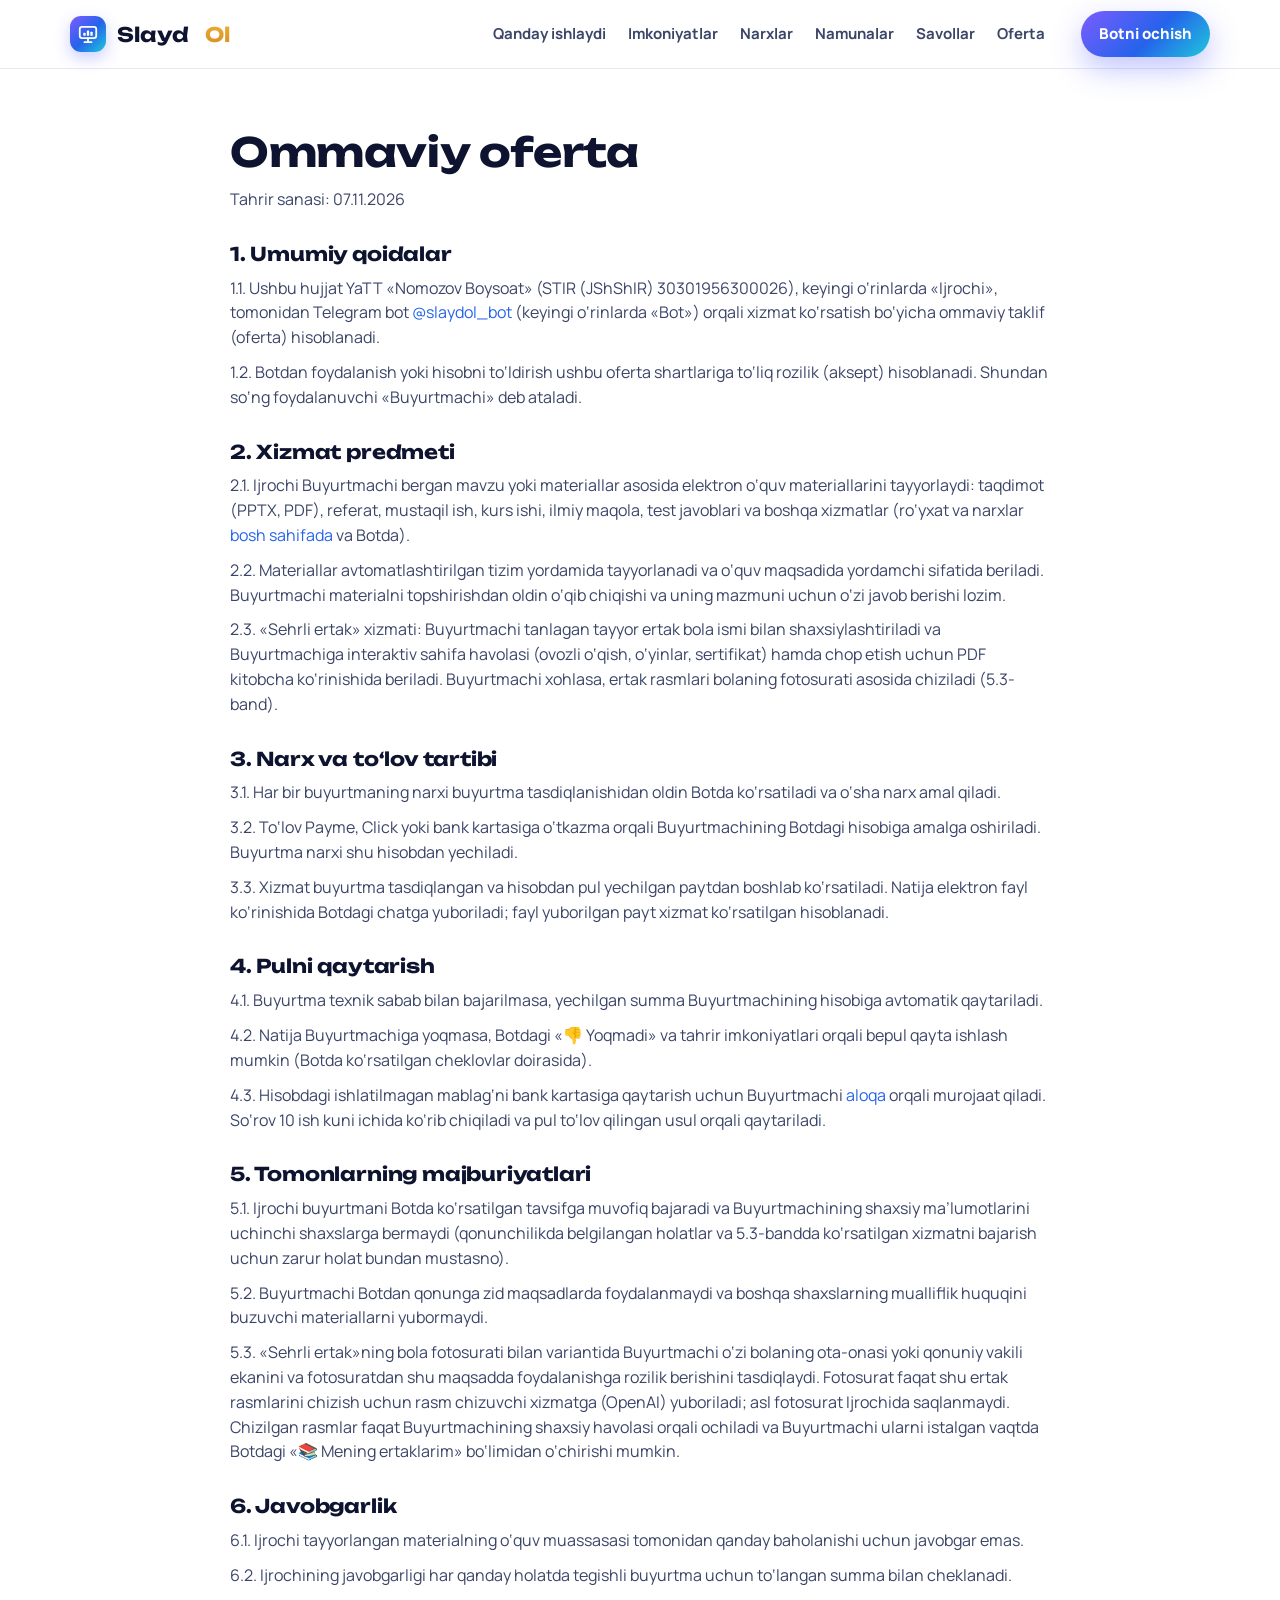
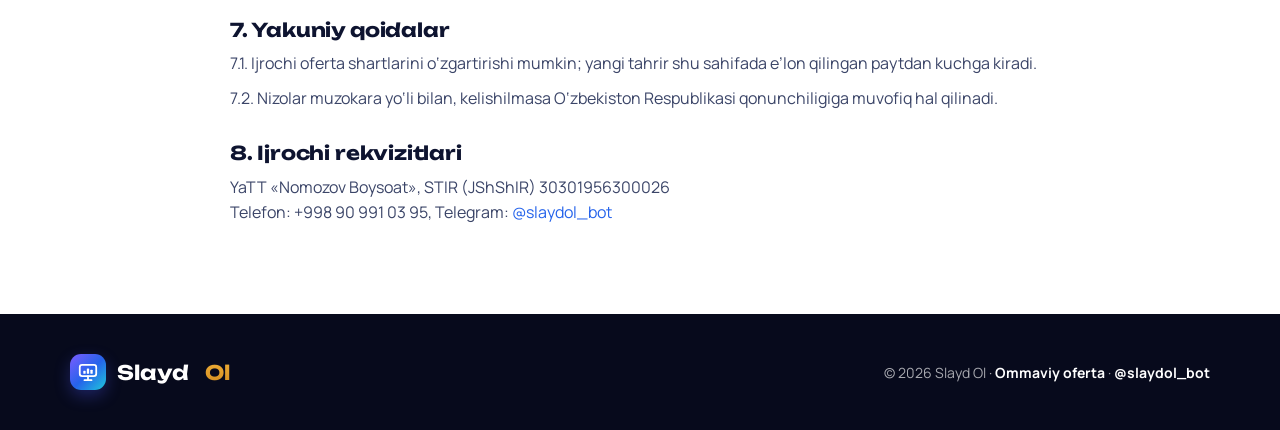
<file: oferta.html>
<!doctype html>
<html lang="uz">
<head>
<meta charset="utf-8">
<meta name="viewport" content="width=device-width,initial-scale=1">
<title>Ommaviy oferta — Slayd Ol</title>
<link rel="preconnect" href="https://fonts.googleapis.com">
<link href="https://fonts.googleapis.com/css2?family=Manrope:wght@500;600;700;800&family=Unbounded:wght@700;800&display=swap" rel="stylesheet">
<link rel="stylesheet" href="style.css">
</head>
<body>
<header><div class="wrap">
  <a class="logo" href="/"><span class="mark"><svg width="20" height="20" viewBox="0 0 34 34"><rect x="3" y="5" width="28" height="19" rx="4" fill="none" stroke="#fff" stroke-width="3"/><rect x="9" y="15" width="4" height="5" rx="1" fill="#fff"/><rect x="15" y="11" width="4" height="9" rx="1" fill="#fff"/><rect x="21" y="13" width="4" height="7" rx="1" fill="#fff"/><path d="M17 24v5M11 31h12" stroke="#fff" stroke-width="3" stroke-linecap="round"/></svg></span>Slayd&nbsp;<b>Ol</b></a>
  <nav id="nav">
    <a href="/#qanday">Qanday ishlaydi</a>
    <a href="/#imkoniyatlar">Imkoniyatlar</a>
    <a href="/#narxlar">Narxlar</a>
    <a href="/#namunalar">Namunalar</a>
    <a href="/#savollar">Savollar</a>
    <a href="oferta.html">Oferta</a>
  </nav>
  <button class="burger" id="burger" aria-label="Menyu"><svg width="22" height="22" viewBox="0 0 24 24" fill="none" stroke="#0E1430" stroke-width="2.4" stroke-linecap="round"><path d="M4 7h16M4 12h16M4 17h16"/></svg></button>
  <a class="btn p s" href="https://t.me/slaydol_bot">Botni ochish</a>
</div></header>

<main class="wrap legal">
  <h1>Ommaviy oferta</h1>
  <p class="note" style="margin-bottom:8px">Tahrir sanasi: 07.11.2026</p>

  <h3>1. Umumiy qoidalar</h3>
  <p>1.1. Ushbu hujjat YaTT «Nomozov Boysoat» (STIR (JShShIR) 30301956300026), keyingi o‘rinlarda «Ijrochi»,
    tomonidan Telegram bot <a href="https://t.me/slaydol_bot">@slaydol_bot</a> (keyingi o‘rinlarda «Bot») orqali xizmat ko‘rsatish bo‘yicha
    ommaviy taklif (oferta) hisoblanadi.</p>
  <p>1.2. Botdan foydalanish yoki hisobni to‘ldirish ushbu oferta shartlariga to‘liq rozilik (aksept) hisoblanadi.
    Shundan so‘ng foydalanuvchi «Buyurtmachi» deb ataladi.</p>

  <h3>2. Xizmat predmeti</h3>
  <p>2.1. Ijrochi Buyurtmachi bergan mavzu yoki materiallar asosida elektron o‘quv materiallarini tayyorlaydi: taqdimot (PPTX, PDF),
    referat, mustaqil ish, kurs ishi, ilmiy maqola, test javoblari va boshqa xizmatlar (ro‘yxat va narxlar
    <a href="/#xizmatlar">bosh sahifada</a> va Botda).</p>
  <p>2.2. Materiallar avtomatlashtirilgan tizim yordamida tayyorlanadi va o‘quv maqsadida yordamchi sifatida beriladi.
    Buyurtmachi materialni topshirishdan oldin o‘qib chiqishi va uning mazmuni uchun o‘zi javob berishi lozim.</p>
  <p>2.3. «Sehrli ertak» xizmati: Buyurtmachi tanlagan tayyor ertak bola ismi bilan shaxsiylashtiriladi va Buyurtmachiga
    interaktiv sahifa havolasi (ovozli o‘qish, o‘yinlar, sertifikat) hamda chop etish uchun PDF kitobcha ko‘rinishida beriladi.
    Buyurtmachi xohlasa, ertak rasmlari bolaning fotosurati asosida chiziladi (5.3-band).</p>

  <h3>3. Narx va to‘lov tartibi</h3>
  <p>3.1. Har bir buyurtmaning narxi buyurtma tasdiqlanishidan oldin Botda ko‘rsatiladi va o‘sha narx amal qiladi.</p>
  <p>3.2. To‘lov Payme, Click yoki bank kartasiga o‘tkazma orqali Buyurtmachining Botdagi hisobiga amalga oshiriladi.
    Buyurtma narxi shu hisobdan yechiladi.</p>
  <p>3.3. Xizmat buyurtma tasdiqlangan va hisobdan pul yechilgan paytdan boshlab ko‘rsatiladi. Natija elektron fayl
    ko‘rinishida Botdagi chatga yuboriladi; fayl yuborilgan payt xizmat ko‘rsatilgan hisoblanadi.</p>

  <h3>4. Pulni qaytarish</h3>
  <p>4.1. Buyurtma texnik sabab bilan bajarilmasa, yechilgan summa Buyurtmachining hisobiga avtomatik qaytariladi.</p>
  <p>4.2. Natija Buyurtmachiga yoqmasa, Botdagi «👎 Yoqmadi» va tahrir imkoniyatlari orqali bepul qayta ishlash mumkin
    (Botda ko‘rsatilgan cheklovlar doirasida).</p>
  <p>4.3. Hisobdagi ishlatilmagan mablag‘ni bank kartasiga qaytarish uchun Buyurtmachi
    <a href="/#aloqa">aloqa</a> orqali murojaat qiladi. So‘rov 10 ish kuni ichida ko‘rib chiqiladi va pul to‘lov
    qilingan usul orqali qaytariladi.</p>

  <h3>5. Tomonlarning majburiyatlari</h3>
  <p>5.1. Ijrochi buyurtmani Botda ko‘rsatilgan tavsifga muvofiq bajaradi va Buyurtmachining shaxsiy ma’lumotlarini uchinchi
    shaxslarga bermaydi (qonunchilikda belgilangan holatlar va 5.3-bandda ko‘rsatilgan xizmatni bajarish uchun zarur
    holat bundan mustasno).</p>
  <p>5.2. Buyurtmachi Botdan qonunga zid maqsadlarda foydalanmaydi va boshqa shaxslarning mualliflik huquqini buzuvchi
    materiallarni yubormaydi.</p>
  <p>5.3. «Sehrli ertak»ning bola fotosurati bilan variantida Buyurtmachi o‘zi bolaning ota-onasi yoki qonuniy vakili
    ekanini va fotosuratdan shu maqsadda foydalanishga rozilik berishini tasdiqlaydi. Fotosurat faqat shu ertak rasmlarini
    chizish uchun rasm chizuvchi xizmatga (OpenAI) yuboriladi; asl fotosurat Ijrochida saqlanmaydi. Chizilgan rasmlar faqat
    Buyurtmachining shaxsiy havolasi orqali ochiladi va Buyurtmachi ularni istalgan vaqtda Botdagi «📚 Mening ertaklarim»
    bo‘limidan o‘chirishi mumkin.</p>

  <h3>6. Javobgarlik</h3>
  <p>6.1. Ijrochi tayyorlangan materialning o‘quv muassasasi tomonidan qanday baholanishi uchun javobgar emas.</p>
  <p>6.2. Ijrochining javobgarligi har qanday holatda tegishli buyurtma uchun to‘langan summa bilan cheklanadi.</p>

  <h3>7. Yakuniy qoidalar</h3>
  <p>7.1. Ijrochi oferta shartlarini o‘zgartirishi mumkin; yangi tahrir shu sahifada e’lon qilingan paytdan kuchga kiradi.</p>
  <p>7.2. Nizolar muzokara yo‘li bilan, kelishilmasa O‘zbekiston Respublikasi qonunchiligiga muvofiq hal qilinadi.</p>

  <h3>8. Ijrochi rekvizitlari</h3>
  <p>YaTT «Nomozov Boysoat», STIR (JShShIR) 30301956300026<br>
     <!-- TODO: manzil -->
     Telefon: +998 90 991 03 95, Telegram: <a href="https://t.me/slaydol_bot">@slaydol_bot</a></p>
</main>

<footer><div class="wrap">
  <a class="logo" href="/"><span class="mark"><svg width="20" height="20" viewBox="0 0 34 34"><rect x="3" y="5" width="28" height="19" rx="4" fill="none" stroke="#fff" stroke-width="3"/><rect x="9" y="15" width="4" height="5" rx="1" fill="#fff"/><rect x="15" y="11" width="4" height="9" rx="1" fill="#fff"/><rect x="21" y="13" width="4" height="7" rx="1" fill="#fff"/><path d="M17 24v5M11 31h12" stroke="#fff" stroke-width="3" stroke-linecap="round"/></svg></span>Slayd&nbsp;<b>Ol</b></a>
  <div>© 2026 Slayd Ol · <a href="oferta.html">Ommaviy oferta</a> · <a href="https://t.me/slaydol_bot">@slaydol_bot</a></div>
</div></footer>
</body>
</html>
</file>
<file: style.css>
:root{
  --ink:#0E1430; --ink-2:#3B4568; --mute:#6B7390; --line:#E6E9F2; --bg:#FFFFFF; --bg-2:#F5F7FC;
  --navy:#070A1C; --navy-2:#0F1738; --violet:#6C4DFF; --blue:#2563EB; --teal:#1FC8DB; --green:#16A34A;
  --gold1:#FFE9A6; --gold2:#FFC34D; --gold3:#E8902A; --gold:#D9A441;
  --r:18px; --r-s:12px; --shadow:0 18px 50px rgba(14,20,48,.12); --shadow-s:0 6px 18px rgba(14,20,48,.08);
  --wrap:1140px;
}
*{box-sizing:border-box;margin:0;padding:0}
html{scroll-behavior:smooth;-webkit-text-size-adjust:100%}
body{font-family:'Manrope',system-ui,-apple-system,'Segoe UI',sans-serif;color:var(--ink);background:var(--bg);line-height:1.55;font-size:17px}
img{display:block;max-width:100%;height:auto}
a{color:var(--blue);text-decoration:none}
h1,h2,h3,h4{font-family:'Unbounded','Manrope',sans-serif;line-height:1.15;letter-spacing:-.01em;font-weight:700}
h2{font-size:clamp(26px,3.4vw,38px);margin-bottom:12px}
h3{font-size:20px}
.wrap{width:min(var(--wrap),calc(100% - 32px));margin:0 auto}
.sec{padding:84px 0}
.sec.alt{background:var(--bg-2)}
.kicker{display:inline-block;font-weight:800;font-size:13px;letter-spacing:.14em;text-transform:uppercase;color:var(--violet);margin-bottom:12px}
.lead{font-size:19px;color:var(--ink-2);max-width:720px}
.center{text-align:center}
.center .lead{margin:0 auto}
.grad{background:linear-gradient(90deg,var(--violet),var(--blue) 55%,var(--teal));-webkit-background-clip:text;background-clip:text;color:transparent}
.goldtxt{background:linear-gradient(180deg,var(--gold1),var(--gold2) 50%,var(--gold3));-webkit-background-clip:text;background-clip:text;color:transparent}

/* tugmalar */
.btn{display:inline-flex;align-items:center;gap:10px;font-weight:800;font-size:17px;padding:16px 26px;border-radius:999px;border:0;cursor:pointer;transition:transform .15s,box-shadow .15s,background .15s;white-space:nowrap}
.btn:active{transform:translateY(1px)}
.btn.p{color:#fff;background:linear-gradient(135deg,#7C5CFF,#2563EB 55%,#1FC8DB);box-shadow:0 12px 30px rgba(80,90,255,.35)}
.btn.p:hover{box-shadow:0 16px 40px rgba(80,90,255,.45);transform:translateY(-1px)}
.btn.g{color:var(--ink);background:rgba(255,255,255,.12);border:1.5px solid rgba(255,255,255,.3);color:#fff;backdrop-filter:blur(8px)}
.btn.g:hover{background:rgba(255,255,255,.2)}
.btn.o{color:var(--ink);background:#fff;border:1.5px solid var(--line)}
.btn.o:hover{border-color:#C9CFE0}
.btn.s{font-size:15px;padding:11px 18px}
.btn svg{flex:none}

/* sarlavha */
header{position:sticky;top:0;z-index:50;background:rgba(255,255,255,.86);backdrop-filter:blur(14px);border-bottom:1px solid var(--line)}
header .wrap{display:flex;align-items:center;height:68px;gap:28px}
.logo{display:flex;align-items:center;gap:11px;font-family:'Unbounded';font-weight:700;font-size:20px;color:var(--ink)}
.logo .mark{width:36px;height:36px;border-radius:11px;background:linear-gradient(135deg,#7C5CFF,#2563EB 52%,#1FC8DB);display:flex;align-items:center;justify-content:center;box-shadow:0 6px 16px rgba(80,90,255,.3)}
.logo b{background:linear-gradient(180deg,#F2B23A,#D08A1E);-webkit-background-clip:text;background-clip:text;color:transparent}
nav{display:flex;gap:22px;margin-left:auto}
nav a{color:var(--ink-2);font-weight:700;font-size:15px}
nav a:hover{color:var(--ink)}
header .btn{margin-left:8px}
.burger{display:none;margin-left:auto;width:42px;height:42px;border-radius:10px;border:1px solid var(--line);background:#fff;align-items:center;justify-content:center;cursor:pointer}

/* hero */
.hero{position:relative;background:var(--navy);color:#fff;overflow:hidden;padding:72px 0 0}
.hero::before{content:"";position:absolute;inset:0;background:
  radial-gradient(ellipse 60% 55% at 10% 10%,rgba(108,77,255,.45),transparent 60%),
  radial-gradient(ellipse 50% 50% at 95% 30%,rgba(31,200,219,.28),transparent 60%),
  radial-gradient(ellipse 60% 40% at 50% 110%,rgba(232,144,42,.22),transparent 60%)}
.hero .wrap{position:relative;display:grid;grid-template-columns:1.05fr .95fr;gap:48px;align-items:center;padding-bottom:72px}
.hero h1{font-size:clamp(34px,4.6vw,56px);margin:14px 0 18px}
.hero .lead{color:rgba(255,255,255,.78);font-size:19px}
.hero .cta{display:flex;gap:14px;flex-wrap:wrap;margin-top:30px}
.hero .pill{display:inline-flex;align-items:center;gap:8px;font-weight:800;font-size:13px;letter-spacing:.12em;padding:8px 16px;border-radius:999px;color:#FFD27A;background:rgba(255,195,77,.12);border:1.5px solid rgba(255,195,77,.4)}
.hero .trust{display:flex;gap:26px;flex-wrap:wrap;margin-top:34px;color:rgba(255,255,255,.7);font-size:14px;font-weight:600}
.hero .trust b{display:block;font-family:'Unbounded';font-size:24px;color:#fff;margin-bottom:2px}
.stack{position:relative;height:460px}
.stack img{position:absolute;border-radius:14px;box-shadow:0 40px 90px rgba(0,0,0,.55),0 0 0 1px rgba(255,255,255,.12);transition:transform .4s}
.stack .a{width:78%;right:0;top:0;transform:rotate(3deg);z-index:1}
.stack .b{width:72%;left:0;top:26%;z-index:2;transform:rotate(-3deg)}
.stack .c{width:62%;right:4%;bottom:0;z-index:3;transform:rotate(2deg)}
.stack:hover img{transform:rotate(0)}
.hero-note{position:absolute;left:0;bottom:-10px;z-index:4;background:#fff;color:var(--ink);border-radius:12px;padding:10px 14px;font-size:14px;font-weight:700;box-shadow:var(--shadow)}
.hero-note span{color:var(--green)}
.hero-bar{position:relative;border-top:1px solid rgba(255,255,255,.1);background:rgba(255,255,255,.04)}
.hero-bar .wrap{display:flex;gap:10px 34px;flex-wrap:wrap;justify-content:center;padding:16px 0;font-size:14px;font-weight:700;color:rgba(255,255,255,.75)}
.hero-bar span::before{content:"✓";color:#2EE07A;margin-right:7px}

/* qadamlar */
.steps{display:grid;grid-template-columns:repeat(4,1fr);gap:18px;margin-top:40px;counter-reset:s}
.step{background:#fff;border:1px solid var(--line);border-radius:var(--r);padding:26px 22px 24px;position:relative;box-shadow:var(--shadow-s)}
.step::before{counter-increment:s;content:counter(s,decimal-leading-zero);font-family:'Unbounded';font-weight:800;font-size:13px;letter-spacing:.1em;color:var(--violet);background:#EFEBFF;border-radius:999px;padding:6px 12px;display:inline-block;margin-bottom:16px}
.step h3{font-size:18px;margin-bottom:8px}
.step p{color:var(--ink-2);font-size:15px}
.steps-visual{margin-top:36px;display:grid;grid-template-columns:1fr 1fr;gap:24px;align-items:center}
.steps-visual img{border-radius:var(--r);box-shadow:var(--shadow)}
.chat{background:var(--navy);border-radius:var(--r);padding:22px;color:#fff;box-shadow:var(--shadow)}
.chat .m{max-width:86%;padding:12px 16px;border-radius:16px;font-size:15px;line-height:1.4;margin-bottom:10px}
.chat .me{margin-left:auto;background:#2B5278;border-bottom-right-radius:6px}
.chat .bot{background:#1C2638;border-bottom-left-radius:6px}
.chat .bot b{color:#8FD3FF}
.chat .file{display:flex;align-items:center;gap:12px;background:#1C2638;border-radius:14px;padding:12px 14px;margin-top:4px}
.chat .fi{width:44px;height:44px;border-radius:11px;display:flex;align-items:center;justify-content:center;font-family:'Unbounded';font-size:11px;font-weight:800;color:#fff}
.chat .fi.pptx{background:#D24726}.chat .fi.pdf{background:#C62828}
.chat small{display:block;color:#8FA3BF;font-size:12px}

/* imkoniyatlar */
.feats{display:grid;grid-template-columns:repeat(3,1fr);gap:18px;margin-top:40px}
.feat{background:#fff;border:1px solid var(--line);border-radius:var(--r);padding:26px 24px;box-shadow:var(--shadow-s)}
.feat .ic{width:48px;height:48px;border-radius:14px;display:flex;align-items:center;justify-content:center;margin-bottom:16px;background:linear-gradient(135deg,#EFEBFF,#E3F7FA);color:var(--violet)}
.feat h3{font-size:18px;margin-bottom:8px}
.feat p{color:var(--ink-2);font-size:15px}
.feat .tag{display:inline-block;margin-top:12px;font-size:12px;font-weight:800;letter-spacing:.08em;text-transform:uppercase;color:var(--gold3);background:#FFF4DD;border-radius:999px;padding:4px 10px}

/* dizayn devori */
.wall{overflow:hidden;margin-top:36px;mask-image:linear-gradient(90deg,transparent,#000 8%,#000 92%,transparent)}
.wall .row{display:flex;gap:12px;width:max-content;animation:scroll 90s linear infinite;margin-bottom:12px}
.wall .row.r{animation-direction:reverse;animation-duration:110s}
.wall img{width:240px;height:135px;object-fit:cover;border-radius:10px;box-shadow:var(--shadow-s)}
@keyframes scroll{to{transform:translateX(-50%)}}
.scenes{display:grid;grid-template-columns:repeat(6,1fr);gap:8px;margin-top:28px}
.scenes img{aspect-ratio:3/2;object-fit:cover;border-radius:8px}

/* narxlar */
.plans{display:grid;grid-template-columns:repeat(3,1fr);gap:20px;margin-top:40px;align-items:stretch}
.plan{background:#fff;border:1.5px solid var(--line);border-radius:22px;padding:30px 26px;display:flex;flex-direction:column;position:relative;box-shadow:var(--shadow-s)}
.plan.hot{border-color:transparent;background:linear-gradient(#fff,#fff) padding-box,linear-gradient(135deg,#7C5CFF,#2563EB,#1FC8DB) border-box;box-shadow:var(--shadow)}
.plan.vip{background:var(--navy);color:#fff;border-color:rgba(255,195,77,.45)}
.plan .badge{position:absolute;top:-14px;left:26px;font-size:12px;font-weight:800;letter-spacing:.1em;text-transform:uppercase;padding:6px 12px;border-radius:999px;color:#fff;background:linear-gradient(135deg,#7C5CFF,#2563EB)}
.plan.vip .badge{background:linear-gradient(135deg,#F2B23A,#D08A1E);color:#1B1200}
.plan h3{font-size:22px;margin-bottom:4px}
.plan .for{color:var(--mute);font-size:14px;min-height:40px}
.plan.vip .for{color:rgba(255,255,255,.65)}
.plan .price{margin:18px 0 6px;font-family:'Unbounded';font-size:34px;font-weight:800;letter-spacing:-.02em}
.plan .price small{font-family:'Manrope';font-size:14px;font-weight:700;color:var(--mute);letter-spacing:0}
.plan.vip .price small{color:rgba(255,255,255,.6)}
.plan .first{font-size:14px;font-weight:700;color:var(--green);background:#EAF8EE;border-radius:10px;padding:8px 12px;margin-bottom:6px}
.plan .first s{color:var(--mute);font-weight:600}
.plan .extra{font-size:13px;color:var(--mute);margin-bottom:16px}
.plan.vip .extra{color:rgba(255,255,255,.6)}
.plan ul{list-style:none;margin:8px 0 22px;display:grid;gap:9px;font-size:15px}
.plan li{padding-left:26px;position:relative}
.plan li::before{content:"";position:absolute;left:0;top:5px;width:16px;height:16px;border-radius:50%;background:var(--green) url("data:image/svg+xml,%3Csvg xmlns='http://www.w3.org/2000/svg' viewBox='0 0 16 16'%3E%3Cpath d='M4 8.5l2.5 2.5L12 5.5' fill='none' stroke='%23fff' stroke-width='2' stroke-linecap='round' stroke-linejoin='round'/%3E%3C/svg%3E") center/12px no-repeat}
.plan.vip li::before{background-color:var(--gold)}
.plan .btn{margin-top:auto;justify-content:center}
.plan.vip .btn.o{background:linear-gradient(135deg,#F2B23A,#D08A1E);color:#1B1200;border:0}
.plan-img{border-radius:12px;margin-bottom:18px;aspect-ratio:16/9;object-fit:cover;width:100%}
table{width:100%;border-collapse:collapse;background:#fff;border-radius:var(--r);overflow:hidden;box-shadow:var(--shadow-s);margin-top:26px;font-size:15px}
th,td{padding:14px 16px;text-align:left;border-bottom:1px solid var(--line);vertical-align:top}
th{background:var(--bg-2);font-size:13px;letter-spacing:.06em;text-transform:uppercase;color:var(--mute)}
td.p{font-weight:800;white-space:nowrap}
tr:last-child td{border-bottom:0}
.note{color:var(--mute);font-size:14px;margin-top:12px}

/* namunalar */
.tabs{display:flex;gap:8px;flex-wrap:wrap;margin-top:28px}
.tab{padding:10px 18px;border-radius:999px;border:1.5px solid var(--line);background:#fff;font-weight:800;font-size:14px;cursor:pointer;color:var(--ink-2)}
.tab.on{background:var(--ink);color:#fff;border-color:var(--ink)}
.gal{display:grid;grid-template-columns:repeat(3,1fr);gap:14px;margin-top:22px}
.gal figure{border-radius:12px;overflow:hidden;box-shadow:var(--shadow-s);background:#fff;cursor:zoom-in;border:1px solid var(--line)}
.gal img{aspect-ratio:16/9;object-fit:cover;width:100%;transition:transform .3s}
.gal figure:hover img{transform:scale(1.03)}
.gal figcaption{padding:10px 14px;font-size:13px;color:var(--mute);font-weight:600}
dialog.lb{border:0;padding:0;background:transparent;max-width:min(96vw,1200px)}
dialog.lb::backdrop{background:rgba(5,8,22,.86)}
dialog.lb img{border-radius:12px;max-height:88vh;width:auto;max-width:100%}
dialog.lb button{position:absolute;top:-6px;right:-6px;width:40px;height:40px;border-radius:50%;border:0;background:#fff;font-size:22px;cursor:pointer}

/* oxirgi ishlar */
.works{display:grid;grid-template-columns:repeat(3,1fr);gap:16px;margin-top:28px}
.work{background:#fff;border:1px solid var(--line);border-radius:14px;overflow:hidden;box-shadow:var(--shadow-s)}
.work .imgs{display:grid;grid-template-columns:2fr 1fr;grid-template-rows:1fr 1fr;gap:3px;height:190px}
.work .imgs img{width:100%;height:100%;object-fit:cover}
.work .imgs img:first-child{grid-row:1/3}
.work .t{padding:12px 14px}
.work .t b{display:block;font-size:14px;line-height:1.35;margin-bottom:6px;display:-webkit-box;-webkit-line-clamp:2;-webkit-box-orient:vertical;overflow:hidden}
.work .t span{font-size:12px;color:var(--mute);font-weight:600}
.work .t em{font-style:normal;font-size:11px;font-weight:800;letter-spacing:.08em;text-transform:uppercase;padding:3px 8px;border-radius:999px;background:#EFEBFF;color:var(--violet);margin-right:8px}
.work .t em.pro{background:#FFF4DD;color:var(--gold3)}
.work .t em.vip{background:#1B1200;color:#F2B23A}

/* xizmatlar */
.svcs{display:grid;grid-template-columns:1.1fr .9fr;gap:36px;align-items:center;margin-top:36px}
.svc-list{display:grid;gap:12px}
.svc{display:flex;gap:14px;align-items:flex-start;background:#fff;border:1px solid var(--line);border-radius:14px;padding:16px 18px}
.svc .e{font-size:24px;flex:none;width:40px;text-align:center}
.svc b{display:block;font-size:16px}
.svc span{font-size:14px;color:var(--ink-2)}
.svc .pr{margin-left:auto;font-weight:800;white-space:nowrap;color:var(--ink);font-size:14px;padding-top:2px}
.docs{display:grid;grid-template-columns:1fr 1fr;gap:14px}
.docs img{border-radius:10px;box-shadow:var(--shadow);border:1px solid var(--line)}
.docs img:nth-child(2){margin-top:34px}

/* ishonch */
.trust3{display:grid;grid-template-columns:repeat(3,1fr);gap:18px;margin-top:36px}
.t3{background:#fff;border:1px solid var(--line);border-radius:var(--r);padding:24px;box-shadow:var(--shadow-s)}
.t3 .e{font-size:30px;margin-bottom:10px}
.t3 h3{font-size:17px;margin-bottom:6px}
.t3 p{font-size:15px;color:var(--ink-2)}
.pay{display:flex;gap:12px;flex-wrap:wrap;margin-top:22px}
.pay span{font-weight:800;padding:10px 16px;border-radius:12px;background:#fff;border:1px solid var(--line);font-size:14px}

/* savollar */
.faq{margin-top:30px;display:grid;gap:10px;max-width:820px}
details{background:#fff;border:1px solid var(--line);border-radius:14px;padding:0 20px}
summary{cursor:pointer;font-weight:800;padding:18px 0;list-style:none;display:flex;justify-content:space-between;gap:14px;font-size:16px}
summary::-webkit-details-marker{display:none}
summary::after{content:"+";font-family:'Unbounded';color:var(--violet);font-size:20px;line-height:1}
details[open] summary::after{content:"–"}
details p{padding:0 0 18px;color:var(--ink-2);font-size:15px}

/* CTA */
.cta-big{background:var(--navy);color:#fff;border-radius:28px;padding:56px 40px;text-align:center;position:relative;overflow:hidden}
.cta-big::before{content:"";position:absolute;inset:0;background:radial-gradient(ellipse 50% 70% at 20% 50%,rgba(108,77,255,.5),transparent 60%),radial-gradient(ellipse 50% 70% at 80% 50%,rgba(31,200,219,.35),transparent 60%)}
.cta-big *{position:relative}
.cta-big h2{font-size:clamp(26px,3.6vw,40px)}
.cta-big p{color:rgba(255,255,255,.75);margin:12px auto 26px;max-width:620px;font-size:17px}
.qr{display:inline-block;background:#fff;border-radius:16px;padding:10px;margin-top:26px}

/* aloqa / footer */
.card{background:#fff;border:1px solid var(--line);border-radius:var(--r);padding:24px 26px;box-shadow:var(--shadow-s);margin-top:22px}
.card p{margin-bottom:10px;font-size:15px;color:var(--ink-2)}
.card p:last-child{margin-bottom:0}
.todo{background:#FFF3C4;border-radius:5px;padding:0 5px}
footer{background:var(--navy);color:rgba(255,255,255,.65);padding:40px 0;font-size:14px}
footer .wrap{display:flex;justify-content:space-between;gap:20px;flex-wrap:wrap;align-items:center}
footer a{color:#fff;font-weight:700}
footer .logo{color:#fff}

/* oferta sahifasi */
.legal{max-width:820px;padding:60px 0 80px}
.legal h1{font-size:clamp(28px,4vw,40px);margin-bottom:10px}
.legal h3{margin:32px 0 10px;font-size:19px}
.legal p{margin-bottom:10px;color:var(--ink-2);font-size:16px}
.legal ul,.legal ol{margin:0 0 10px 22px;color:var(--ink-2)}

@media (max-width:980px){
  .hero .wrap{grid-template-columns:1fr}
  .stack{height:300px;max-width:560px}
  .steps,.feats,.plans,.trust3,.works,.gal{grid-template-columns:repeat(2,1fr)}
  .svcs,.steps-visual{grid-template-columns:1fr}
  .scenes{grid-template-columns:repeat(4,1fr)}
}
@media (max-width:720px){
  body{font-size:16px}
  .sec{padding:60px 0}
  nav{display:none;position:absolute;left:0;right:0;top:68px;background:#fff;flex-direction:column;gap:0;border-bottom:1px solid var(--line);padding:8px 16px 14px}
  nav.open{display:flex}
  nav a{padding:12px 0;border-bottom:1px solid var(--line)}
  header .btn{display:none}
  .burger{display:flex}
  .hero{padding-top:44px}
  .hero .trust{gap:18px}
  .steps,.feats,.plans,.trust3,.works,.gal{grid-template-columns:1fr}
  .scenes{grid-template-columns:repeat(3,1fr)}
  .stack{height:240px}
  .cta-big{padding:40px 22px}
  table{font-size:14px}
  th,td{padding:11px 12px}
  .plan .price{font-size:30px}
}
@media (max-width:720px){
  table,tbody,tr,td{display:block;width:100%}
  thead,tr:first-child{display:none}
  tr{padding:12px 14px;border-bottom:1px solid var(--line)}
  td{padding:2px 0;border:0}
  td:first-child{font-weight:800;font-size:15px}
  td:nth-child(2){color:var(--ink-2);font-size:14px}
  td.p{color:var(--violet);margin-top:4px}
}
</file>
